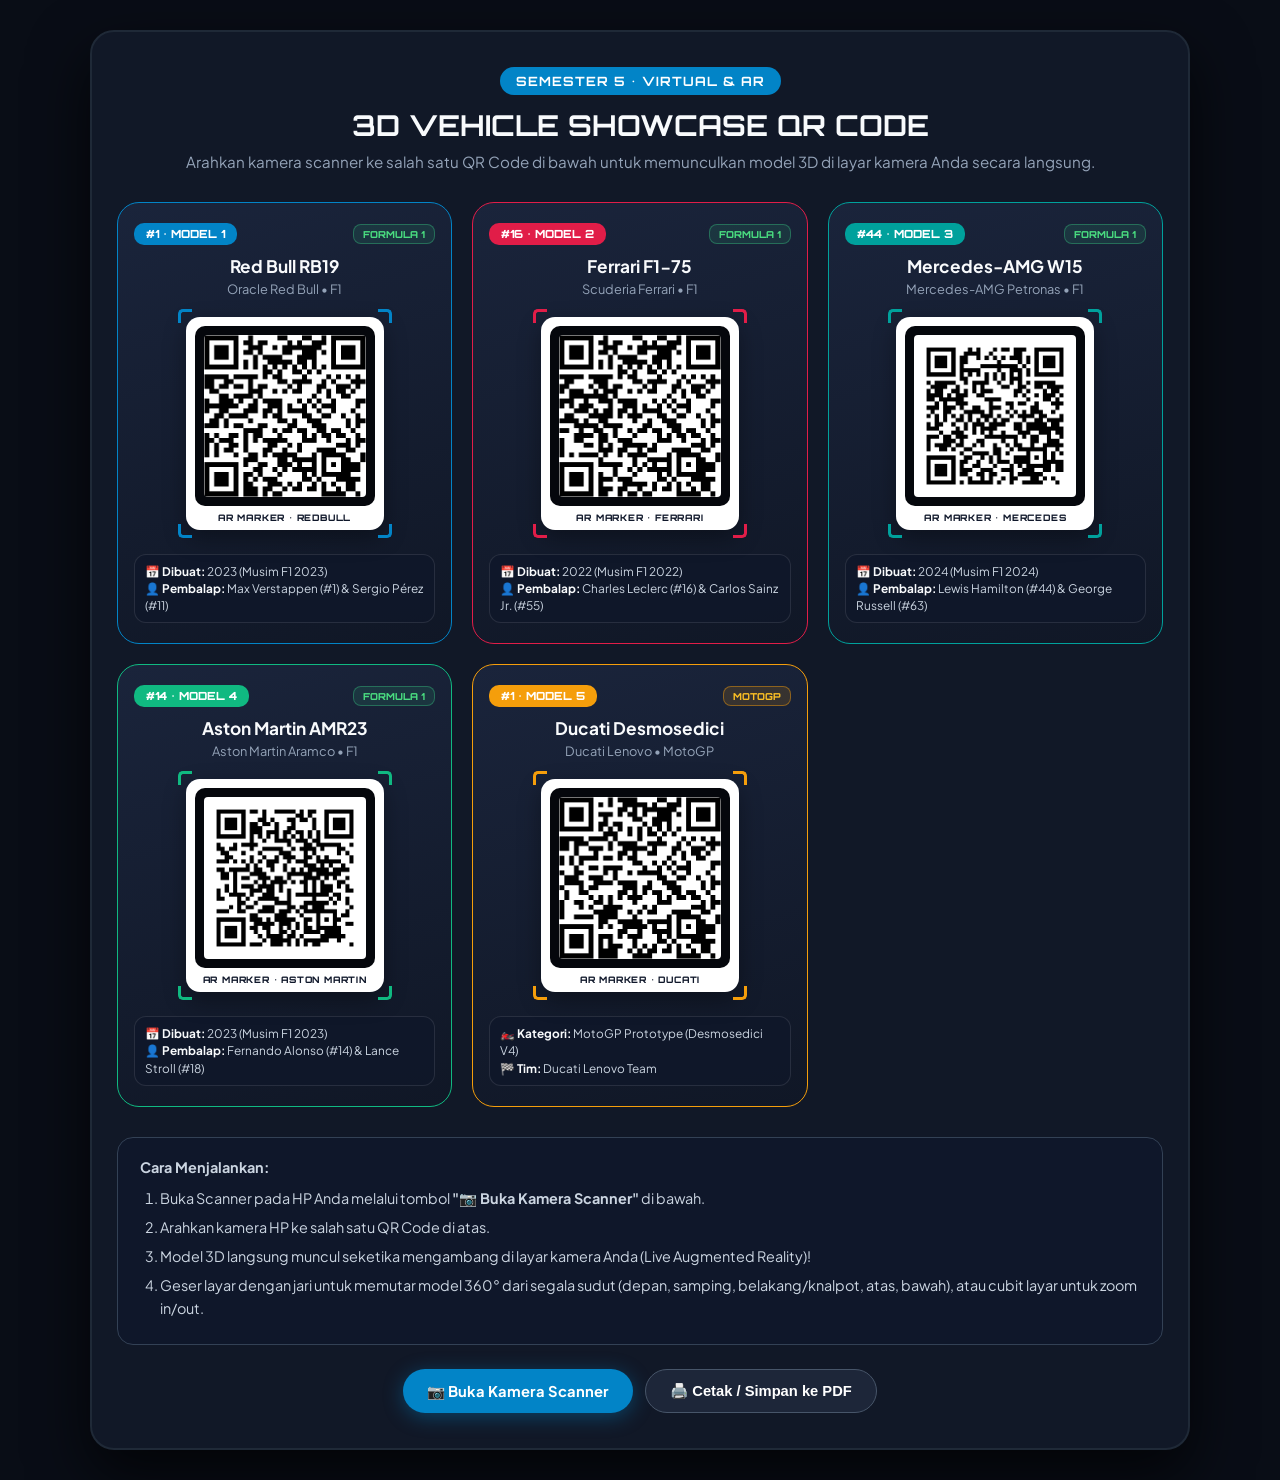
<file: lembar_ar.html>
<!DOCTYPE html>
<html lang="id">

<head>
    <meta charset="UTF-8">
    <meta name="viewport" content="width=device-width, initial-scale=1.0">
    <title>Lembar Target QR Code 3D Racing AR (5 Model)</title>

    <link rel="preconnect" href="https://fonts.googleapis.com">
    <link rel="preconnect" href="https://fonts.gstatic.com" crossorigin>
    <link href="https://fonts.googleapis.com/css2?family=Plus+Jakarta+Sans:wght@400;600;700;800&family=Orbitron:wght@700;800;900&display=swap" rel="stylesheet">

    <link rel="stylesheet" href="./css/lembar_ar.css">
</head>

<body>

    <div class="container">
        <span class="tag">SEMESTER 5 • VIRTUAL & AR</span>
        <h1>3D VEHICLE SHOWCASE QR CODE</h1>
        <p class="desc">Arahkan kamera scanner ke salah satu QR Code di bawah untuk memunculkan model 3D di layar kamera Anda secara langsung.</p>

        <div class="cards-grid">
            <!-- 1. Red Bull RB19 -->
            <div class="card redbull">
                <div class="card-header-row">
                    <span class="card-badge">#1 • MODEL 1</span>
                    <span class="card-series">FORMULA 1</span>
                </div>
                <h2>Red Bull RB19</h2>
                <p>Oracle Red Bull • F1</p>
                <div class="qr-stage">
                    <span class="qr-corner tl"></span><span class="qr-corner tr"></span>
                    <span class="qr-corner bl"></span><span class="qr-corner br"></span>
                    <div class="qr-wrapper">
                        <div class="qr-black-frame">
                            <img src="./assets/qr/qr_redbull.png" alt="QR Red Bull RB19" class="qr-img">
                        </div>
                        <div class="qr-marker-label">AR MARKER • REDBULL</div>
                    </div>
                </div>
                <div class="f1-card-meta">
                    <div>📅 <strong>Dibuat:</strong> 2023 (Musim F1 2023)</div>
                    <div>👤 <strong>Pembalap:</strong> Max Verstappen (#1) &amp; Sergio Pérez (#11)</div>
                </div>
            </div>

            <!-- 2. Ferrari F1-75 -->
            <div class="card ferrari">
                <div class="card-header-row">
                    <span class="card-badge">#16 • MODEL 2</span>
                    <span class="card-series">FORMULA 1</span>
                </div>
                <h2>Ferrari F1-75</h2>
                <p>Scuderia Ferrari • F1</p>
                <div class="qr-stage">
                    <span class="qr-corner tl"></span><span class="qr-corner tr"></span>
                    <span class="qr-corner bl"></span><span class="qr-corner br"></span>
                    <div class="qr-wrapper">
                        <div class="qr-black-frame">
                            <img src="./assets/qr/qr_ferrari.png" alt="QR Ferrari F1-75" class="qr-img">
                        </div>
                        <div class="qr-marker-label">AR MARKER • FERRARI</div>
                    </div>
                </div>
                <div class="f1-card-meta">
                    <div>📅 <strong>Dibuat:</strong> 2022 (Musim F1 2022)</div>
                    <div>👤 <strong>Pembalap:</strong> Charles Leclerc (#16) &amp; Carlos Sainz Jr. (#55)</div>
                </div>
            </div>

            <!-- 3. Mercedes W15 -->
            <div class="card mercedes">
                <div class="card-header-row">
                    <span class="card-badge">#44 • MODEL 3</span>
                    <span class="card-series">FORMULA 1</span>
                </div>
                <h2>Mercedes-AMG W15</h2>
                <p>Mercedes-AMG Petronas • F1</p>
                <div class="qr-stage">
                    <span class="qr-corner tl"></span><span class="qr-corner tr"></span>
                    <span class="qr-corner bl"></span><span class="qr-corner br"></span>
                    <div class="qr-wrapper">
                        <div class="qr-black-frame">
                            <img src="./assets/qr/qr_mercedes.png" alt="QR Mercedes W15" class="qr-img">
                        </div>
                        <div class="qr-marker-label">AR MARKER • MERCEDES</div>
                    </div>
                </div>
                <div class="f1-card-meta">
                    <div>📅 <strong>Dibuat:</strong> 2024 (Musim F1 2024)</div>
                    <div>👤 <strong>Pembalap:</strong> Lewis Hamilton (#44) &amp; George Russell (#63)</div>
                </div>
            </div>

            <!-- 4. Aston Martin AMR23 -->
            <div class="card astonmartin">
                <div class="card-header-row">
                    <span class="card-badge">#14 • MODEL 4</span>
                    <span class="card-series">FORMULA 1</span>
                </div>
                <h2>Aston Martin AMR23</h2>
                <p>Aston Martin Aramco • F1</p>
                <div class="qr-stage">
                    <span class="qr-corner tl"></span><span class="qr-corner tr"></span>
                    <span class="qr-corner bl"></span><span class="qr-corner br"></span>
                    <div class="qr-wrapper">
                        <div class="qr-black-frame">
                            <img src="./assets/qr/qr_astonmartin.png" alt="QR Aston Martin AMR23" class="qr-img">
                        </div>
                        <div class="qr-marker-label">AR MARKER • ASTON MARTIN</div>
                    </div>
                </div>
                <div class="f1-card-meta">
                    <div>📅 <strong>Dibuat:</strong> 2023 (Musim F1 2023)</div>
                    <div>👤 <strong>Pembalap:</strong> Fernando Alonso (#14) &amp; Lance Stroll (#18)</div>
                </div>
            </div>

            <!-- 5. Ducati Desmosedici -->
            <div class="card ducati">
                <div class="card-header-row">
                    <span class="card-badge">#1 • MODEL 5</span>
                    <span class="card-series motogp">MOTOGP</span>
                </div>
                <h2>Ducati Desmosedici</h2>
                <p>Ducati Lenovo • MotoGP</p>
                <div class="qr-stage">
                    <span class="qr-corner tl"></span><span class="qr-corner tr"></span>
                    <span class="qr-corner bl"></span><span class="qr-corner br"></span>
                    <div class="qr-wrapper">
                        <div class="qr-black-frame">
                            <img src="./assets/qr/qr_ducati.png" alt="QR Ducati Desmosedici" class="qr-img">
                        </div>
                        <div class="qr-marker-label">AR MARKER • DUCATI</div>
                    </div>
                </div>
                <div class="f1-card-meta">
                    <div>🏍️ <strong>Kategori:</strong> MotoGP Prototype (Desmosedici V4)</div>
                    <div>🏁 <strong>Tim:</strong> Ducati Lenovo Team</div>
                </div>
            </div>
        </div>

        <div class="instructions">
            <strong>Cara Menjalankan:</strong>
            <ol>
                <li>Buka Scanner pada HP Anda melalui tombol <strong>"📷 Buka Kamera Scanner"</strong> di bawah.</li>
                <li>Arahkan kamera HP ke salah satu QR Code di atas.</li>
                <li>Model 3D langsung muncul seketika mengambang di layar kamera Anda (Live Augmented Reality)!</li>
                <li>Geser layar dengan jari untuk memutar model 360° dari segala sudut (depan, samping, belakang/knalpot, atas, bawah), atau cubit layar untuk zoom in/out.</li>
            </ol>
        </div>

        <div class="btn-group">
            <a href="./index.html" class="primary-btn">📷 Buka Kamera Scanner</a>
            <button onclick="window.print()" class="print-btn">🖨️ Cetak / Simpan ke PDF</button>
        </div>
    </div>

</body>

</html>
</file>
<file: css/lembar_ar.css>
* {
    box-sizing: border-box;
}

body {
    margin: 0;
    padding: 30px 15px;
    font-family: 'Plus Jakarta Sans', sans-serif;
    background: #090d16;
    color: #f8fafc;
    display: flex;
    justify-content: center;
    align-items: center;
    min-height: 100vh;
}

.container {
    max-width: 1100px;
    width: 100%;
    background: #111827;
    border: 2px solid #1f2937;
    border-radius: 24px;
    padding: 35px 25px;
    box-shadow: 0 25px 60px rgba(0, 0, 0, 0.7);
    text-align: center;
}

.tag {
    display: inline-block;
    background: #0284c7;
    color: #fff;
    padding: 6px 16px;
    border-radius: 20px;
    font-size: 0.8rem;
    font-weight: 700;
    letter-spacing: 1px;
    margin-bottom: 12px;
    font-family: 'Orbitron', sans-serif;
}

h1 {
    font-family: 'Orbitron', sans-serif;
    font-size: 1.8rem;
    margin: 0 0 8px 0;
    color: #f8fafc;
}

p.desc {
    color: #94a3b8;
    margin: 0 0 28px 0;
    font-size: 0.95rem;
    line-height: 1.5;
}

.cards-grid {
    display: grid;
    grid-template-columns: repeat(auto-fit, minmax(280px, 1fr));
    gap: 20px;
    margin-bottom: 30px;
}

.card {
    position: relative;
    overflow: hidden;
    background: linear-gradient(165deg, #1a243b 0%, #101726 100%);
    border-radius: 22px;
    padding: 20px 16px;
    border: 1.5px solid #334155;
    display: flex;
    flex-direction: column;
    align-items: center;
    transition: transform 0.2s ease, box-shadow 0.2s ease;
}

.card:hover {
    transform: translateY(-4px);
    box-shadow: 0 14px 32px rgba(0, 0, 0, 0.5);
}

.card.redbull { --team-accent: #0284c7; border-color: #0284c7; }
.card.ferrari { --team-accent: #e11d48; border-color: #e11d48; }
.card.mercedes { --team-accent: #00a19c; border-color: #00a19c; }
.card.astonmartin { --team-accent: #10b981; border-color: #10b981; }
.card.ducati { --team-accent: #f59e0b; border-color: #f59e0b; }

.card-header-row {
    width: 100%;
    display: flex;
    justify-content: space-between;
    align-items: center;
    margin-bottom: 10px;
}

.card-badge {
    font-family: 'Orbitron', sans-serif;
    font-size: 0.7rem;
    font-weight: 800;
    padding: 4px 12px;
    border-radius: 10px;
    color: #fff;
    background: var(--team-accent, #0284c7);
}

.card-series {
    font-family: 'Orbitron', sans-serif;
    font-size: 0.6rem;
    font-weight: 800;
    padding: 3px 9px;
    border-radius: 8px;
    background: rgba(52, 179, 122, 0.14);
    border: 1px solid rgba(52, 179, 122, 0.45);
    color: #4ade80;
}

.card-series.motogp {
    background: rgba(245, 158, 11, 0.14);
    border-color: rgba(245, 158, 11, 0.45);
    color: #fbbf24;
}

.card h2 {
    margin: 0 0 4px 0;
    font-size: 1.08rem;
    color: #f8fafc;
}

.card p {
    margin: 0 0 12px 0;
    font-size: 0.8rem;
    color: #94a3b8;
}

.f1-card-meta {
    width: 100%;
    background: rgba(15, 23, 42, 0.75);
    border: 1px solid rgba(255, 255, 255, 0.1);
    border-radius: 12px;
    padding: 8px 10px;
    margin-top: 8px;
    font-size: 0.74rem;
    color: #cbd5e1;
    line-height: 1.45;
    text-align: left;
}

.f1-card-meta strong {
    color: #f8fafc;
}

.qr-stage {
    position: relative;
    padding: 8px;
    margin-bottom: 8px;
}

.qr-corner {
    position: absolute;
    width: 14px;
    height: 14px;
    border-color: var(--team-accent, #38bdf8);
    border-style: solid;
    pointer-events: none;
}

.qr-corner.tl { top: 0; left: 0; border-width: 3px 0 0 3px; border-radius: 5px 0 0 0; }
.qr-corner.tr { top: 0; right: 0; border-width: 3px 3px 0 0; border-radius: 0 5px 0 0; }
.qr-corner.bl { bottom: 0; left: 0; border-width: 0 0 3px 3px; border-radius: 0 0 0 5px; }
.qr-corner.br { bottom: 0; right: 0; border-width: 0 3px 3px 0; border-radius: 0 0 5px 0; }

.qr-wrapper {
    background: #fff;
    padding: 9px 9px 7px 9px;
    border-radius: 14px;
    display: flex;
    flex-direction: column;
    align-items: center;
    justify-content: center;
    box-shadow: 0 8px 22px rgba(0, 0, 0, 0.35);
}

.qr-black-frame {
    background: #05070c;
    padding: 9px;
    border-radius: 10px;
}

.qr-img {
    width: 162px;
    height: 162px;
    display: block;
    background: #fff;
    border-radius: 4px;
}

.qr-marker-label {
    margin-top: 6px;
    font-family: 'Orbitron', sans-serif;
    font-size: 0.56rem;
    font-weight: 800;
    letter-spacing: 0.8px;
    color: #0f172a;
}

.instructions {
    background: #0f172a;
    border: 1px solid #334155;
    border-radius: 16px;
    padding: 18px 22px;
    text-align: left;
    margin-bottom: 24px;
    font-size: 0.9rem;
    color: #cbd5e1;
    line-height: 1.6;
}

.instructions ol {
    margin: 8px 0 0 20px;
    padding: 0;
}

.instructions li {
    margin-bottom: 6px;
}

.btn-group {
    display: flex;
    gap: 12px;
    justify-content: center;
    flex-wrap: wrap;
}

.primary-btn {
    background: #0284c7;
    color: white;
    text-decoration: none;
    padding: 12px 24px;
    border-radius: 30px;
    font-size: 0.92rem;
    font-weight: 700;
    display: inline-flex;
    align-items: center;
    gap: 8px;
    box-shadow: 0 4px 20px rgba(2, 132, 199, 0.4);
    transition: all 0.2s ease;
}

.primary-btn:hover {
    background: #0369a1;
    transform: scale(1.02);
}

.print-btn {
    background: rgba(30, 41, 59, 0.9);
    color: white;
    border: 1px solid #475569;
    padding: 12px 24px;
    border-radius: 30px;
    font-size: 0.92rem;
    font-weight: 700;
    cursor: pointer;
    transition: all 0.2s ease;
}

.print-btn:hover {
    background: #334155;
}

@media print {
    body {
        background: #fff !important;
        color: #000 !important;
        padding: 10px !important;
    }
    .container {
        box-shadow: none !important;
        border: none !important;
        padding: 0 !important;
        max-width: 100% !important;
        background: #fff !important;
        color: #000 !important;
    }
    .tag, .desc, .btn-group {
        display: none !important;
    }
    h1 {
        font-size: 1.35rem !important;
        margin-bottom: 12px !important;
        color: #000 !important;
    }
    .cards-grid {
        display: grid !important;
        grid-template-columns: repeat(2, 1fr) !important;
        gap: 24px !important;
    }
    .card {
        background: #fff !important;
        border: 2px solid #000 !important;
        color: #000 !important;
        page-break-inside: avoid !important;
        padding: 18px 12px !important;
    }
    .card h2 {
        color: #000 !important;
        font-size: 1.15rem !important;
    }
    .card p {
        color: #444 !important;
        margin-bottom: 10px !important;
    }
    .card-badge {
        color: #000 !important;
        border: 1px solid #000 !important;
        background: transparent !important;
    }
    .qr-wrapper {
        background: #fff !important;
        border: 2px solid #000 !important;
        padding: 12px !important;
        box-shadow: none !important;
        display: inline-block !important;
    }
    .qr-img {
        width: 195px !important;
        height: 195px !important;
        display: block !important;
        image-rendering: -webkit-optimize-contrast;
    }
    .instructions {
        display: none !important;
    }
    .f1-card-meta {
        background: #f8fafc !important;
        border: 1px solid #94a3b8 !important;
        color: #1e293b !important;
    }
    .f1-card-meta strong {
        color: #000 !important;
    }
}
</file>
